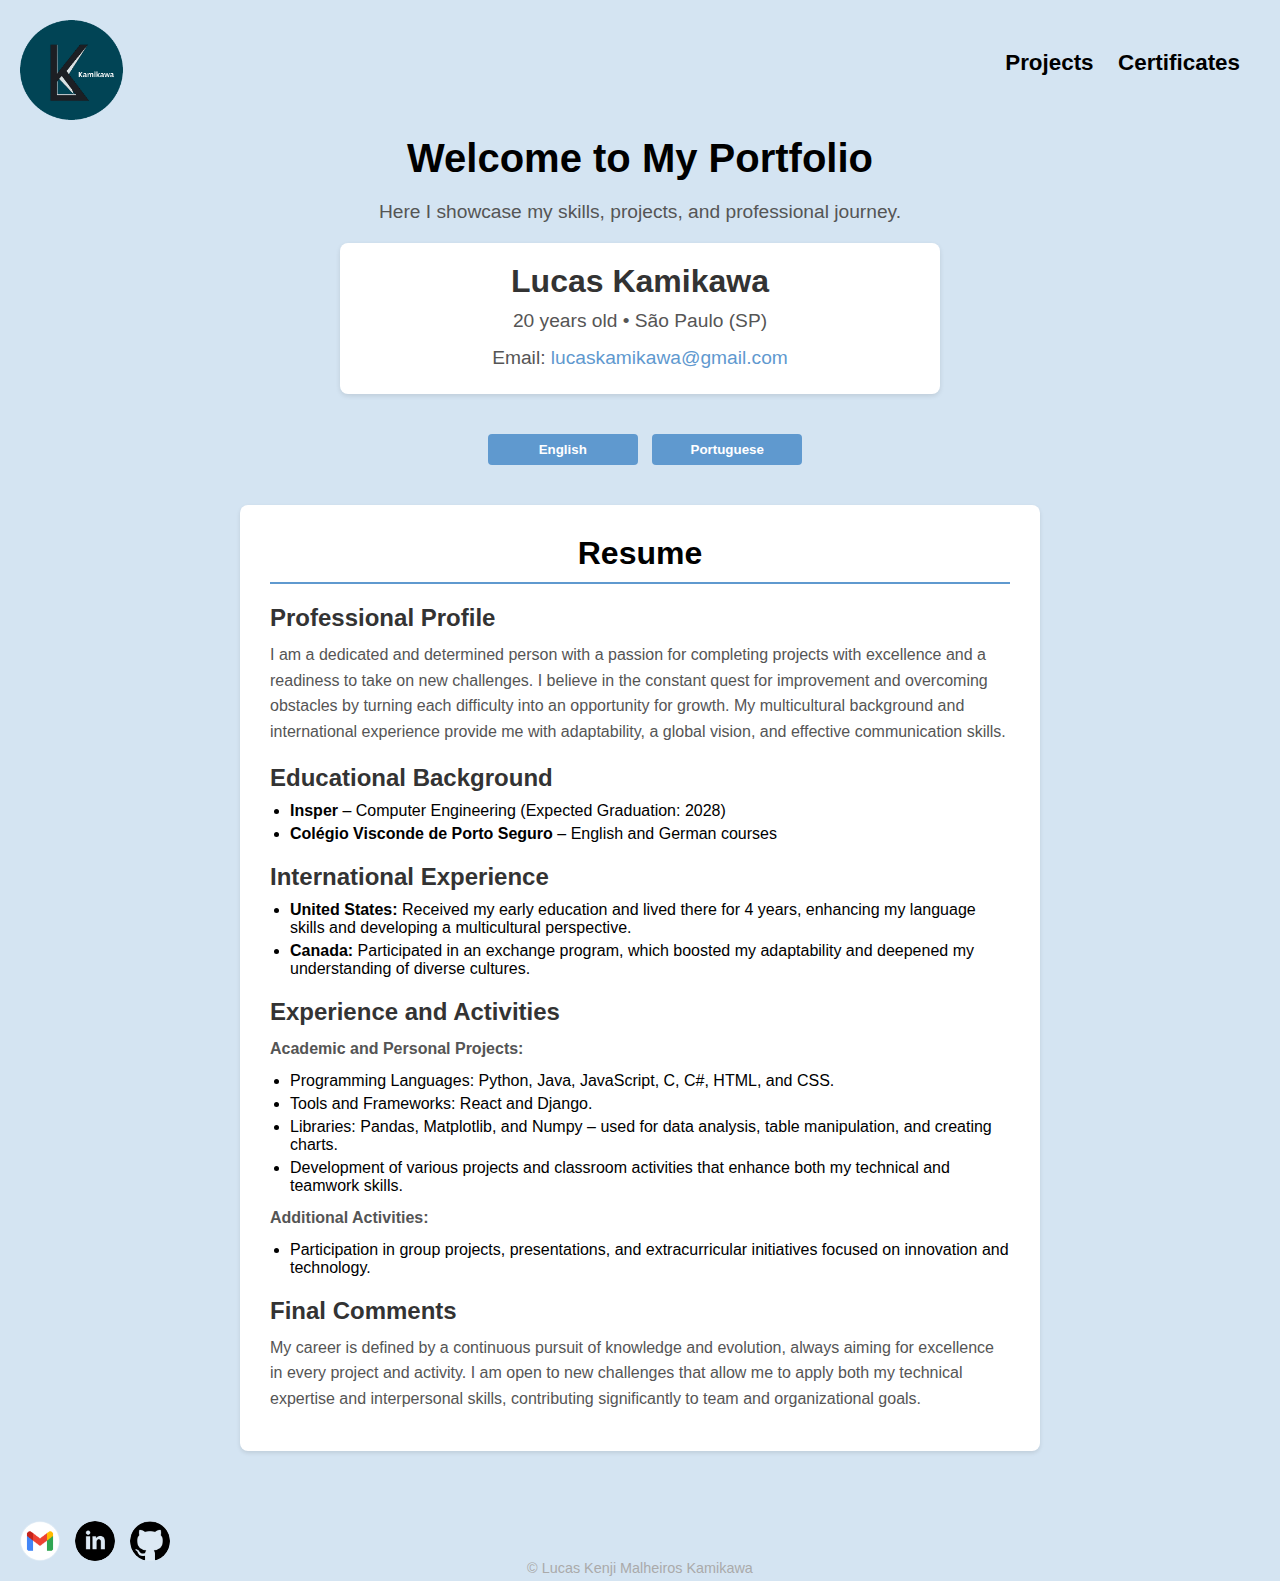
<file: index.html>
<!DOCTYPE html>
<html lang="en">
<head>
  <meta charset="UTF-8">
  <title>My Portfolio</title>
  <meta name="viewport" content="width=device-width, initial-scale=1.0">
  <!-- Link para o arquivo CSS -->
  <link rel="stylesheet" href="styles.css">
</head>
<body>
  <header>
    <a href="index.html" class="logo"><img src="images/Kamikawa.png" alt="Logo"></a>
    <nav>
      <a href="projects.html">Projects</a>
      <a href="certificates.html">Certificates</a>
    </nav>
  </header>
  
  <div class="main-content">
    <h1>Welcome to My Portfolio</h1>
    <p>Here I showcase my skills, projects, and professional journey.</p>
  
    <div class="identity">
      <h3>Lucas Kamikawa</h3>
      <p>20 years old • São Paulo (SP)</p>
      <p>Email: <a href="mailto:lucaskamikawa@gmail.com">lucaskamikawa@gmail.com</a></p>
    </div>

    <!-- Seção do Currículo com conteúdo em dois idiomas -->
    <!-- Botões de mudança de idioma -->
    
    <button id="btnEn" class="language-button">English</button>
    <button id="btnPt" class="language-button">Portuguese</button>
    <section id="curriculo">
      <!-- Conteúdo em Português -->
      <div id="pt" class="language" style="display: none;">
        <h2>Currículo</h2>
        <div id="perfil"> 
          <h3>Perfil Profissional</h3>
          <p>
            Sou uma pessoa dedicada e determinada, com vontade de concluir projetos com excelência e sempre pronto para iniciar novos desafios. Acredito na constante busca por melhorias e na superação dos obstáculos, transformando cada dificuldade em oportunidade de crescimento. Minha formação multicultural e experiência internacional me proporcionam adaptabilidade, visão global e comunicação eficaz.
          </p>
        </div>
        
        <div id="formacao">
          <h3>Formação Acadêmica</h3>
          <ul>
            <li>
              <strong>Insper</strong> – Engenharia da Computação (Previsão de Conclusão: 2028)
            </li>
            <li>
              <strong>Colégio Visconde de Porto Seguro</strong> – Aulas de Inglês e Alemão
            </li>
          </ul>
        </div>
        
        <div id="experiencia-internacional">
          <h3>Experiência Internacional</h3>
          <ul>
            <li>
              <strong>Estados Unidos:</strong> Alfabetizado e residente por 4 anos, onde aprimorei o domínio do idioma e desenvolvi uma forte base multicultural.
            </li>
            <li>
              <strong>Canadá:</strong> Participação em intercâmbio, que reforçou minha capacidade de adaptação e ampliou meu entendimento sobre diferentes culturas.
            </li>
          </ul>
        </div>
        
        <div id="experiencia-atividades">
          <h3>Experiência e Atividades</h3>
          <p><strong>Projetos Acadêmicos e Pessoais:</strong></p>
          <ul>
            <li>Linguagens de Programação: Python, Java, JavaScript, C, C#, HTML e CSS.</li>
            <li>Ferramentas e Frameworks: React e Django.</li>
            <li>Bibliotecas: Pandas, Matplotlib e Numpy – utilizadas para análise de dados, manipulação de tabelas e criação de gráficos.</li>
            <li>Desenvolvimento de diversos projetos e atividades de aula que fortalecem minhas habilidades técnicas e de trabalho em equipe.</li>
          </ul>
          <p><strong>Atividades Complementares:</strong></p>
          <ul>
            <li>Participação em trabalhos em grupo, apresentações e iniciativas extracurriculares focadas em inovação e tecnologia.</li>
          </ul>
        </div>
        
        <div id="comentarios">
          <h3>Comentários Finais</h3>
          <p>
            Minha trajetória é marcada pela busca contínua por conhecimento e evolução, sempre visando a excelência em cada projeto e atividade. Estou aberto a novos desafios que permitam aplicar tanto meu conhecimento técnico quanto minhas habilidades interpessoais, contribuindo de forma significativa para os objetivos da equipe e da organização.
          </p>
        </div>
      </div>

      <!-- Conteúdo em Inglês -->
      <div id="en" class="language">
        <h2>Resume</h2>
        
        <div id="profile">
          <h3>Professional Profile</h3>
          <p>
            I am a dedicated and determined person with a passion for completing projects with excellence and a readiness to take on new challenges. I believe in the constant quest for improvement and overcoming obstacles by turning each difficulty into an opportunity for growth. My multicultural background and international experience provide me with adaptability, a global vision, and effective communication skills.
          </p>
        </div>
        
        <div id="education">
          <h3>Educational Background</h3>
          <ul>
            <li>
              <strong>Insper</strong> – Computer Engineering (Expected Graduation: 2028)
            </li>
            <li>
              <strong>Colégio Visconde de Porto Seguro</strong> – English and German courses
            </li>
          </ul>
        </div>
        
        <div id="international-experience">
          <h3>International Experience</h3>
          <ul>
            <li>
              <strong>United States:</strong> Received my early education and lived there for 4 years, enhancing my language skills and developing a multicultural perspective.
            </li>
            <li>
              <strong>Canada:</strong> Participated in an exchange program, which boosted my adaptability and deepened my understanding of diverse cultures.
            </li>
          </ul>
        </div>
        
        <div id="experience-activities">
          <h3>Experience and Activities</h3>
          <p><strong>Academic and Personal Projects:</strong></p>
          <ul>
            <li>Programming Languages: Python, Java, JavaScript, C, C#, HTML, and CSS.</li>
            <li>Tools and Frameworks: React and Django.</li>
            <li>Libraries: Pandas, Matplotlib, and Numpy – used for data analysis, table manipulation, and creating charts.</li>
            <li>Development of various projects and classroom activities that enhance both my technical and teamwork skills.</li>
          </ul>
          <p><strong>Additional Activities:</strong></p>
          <ul>
            <li>Participation in group projects, presentations, and extracurricular initiatives focused on innovation and technology.</li>
          </ul>
        </div>
        
        <div id="final-comments">
          <h3>Final Comments</h3>
          <p>
            My career is defined by a continuous pursuit of knowledge and evolution, always aiming for excellence in every project and activity. I am open to new challenges that allow me to apply both my technical expertise and interpersonal skills, contributing significantly to team and organizational goals.
          </p>
        </div>
      </div>
    </section>
    <!-- Fim da seção do Currículo -->
    
  </div>

  <footer>
    <div class="footer-content">
      <div class="footer-links">
        <a href="mailto:lucaskamikawa@gmail.com" class="icon-link">
          <img src="images/email.png" alt="Email" class="footer-icon">
        </a>
        <a href="https://www.linkedin.com/in/lucas-kenji-kamikawa-28417629a/" target="_blank" class="icon-link">
          <img src="images/linkedin.png" alt="LinkedIn" class="footer-icon">
        </a>
        <a href="https://github.com/lucaskmk" target="_blank" class="icon-link">
          <img src="images/github.png" alt="GitHub" class="footer-icon">
        </a>
      </div>
    </div>
    <p class="footer-copy">© Lucas Kenji Malheiros Kamikawa</p>
  </footer>
  
  <!-- Script para alternar entre os idiomas -->
  <script>
    // Set English as default on page load
    document.addEventListener("DOMContentLoaded", function() {
      document.getElementById("pt").style.display = "none";
      document.getElementById("en").style.display = "block";
    });

    // Language toggle buttons
    document.getElementById("btnPt").addEventListener("click", function() {
      document.getElementById("pt").style.display = "block";
      document.getElementById("en").style.display = "none";
    });

    document.getElementById("btnEn").addEventListener("click", function() {
      document.getElementById("pt").style.display = "none";
      document.getElementById("en").style.display = "block";
    });
  </script>
</body>
</html>
</file>
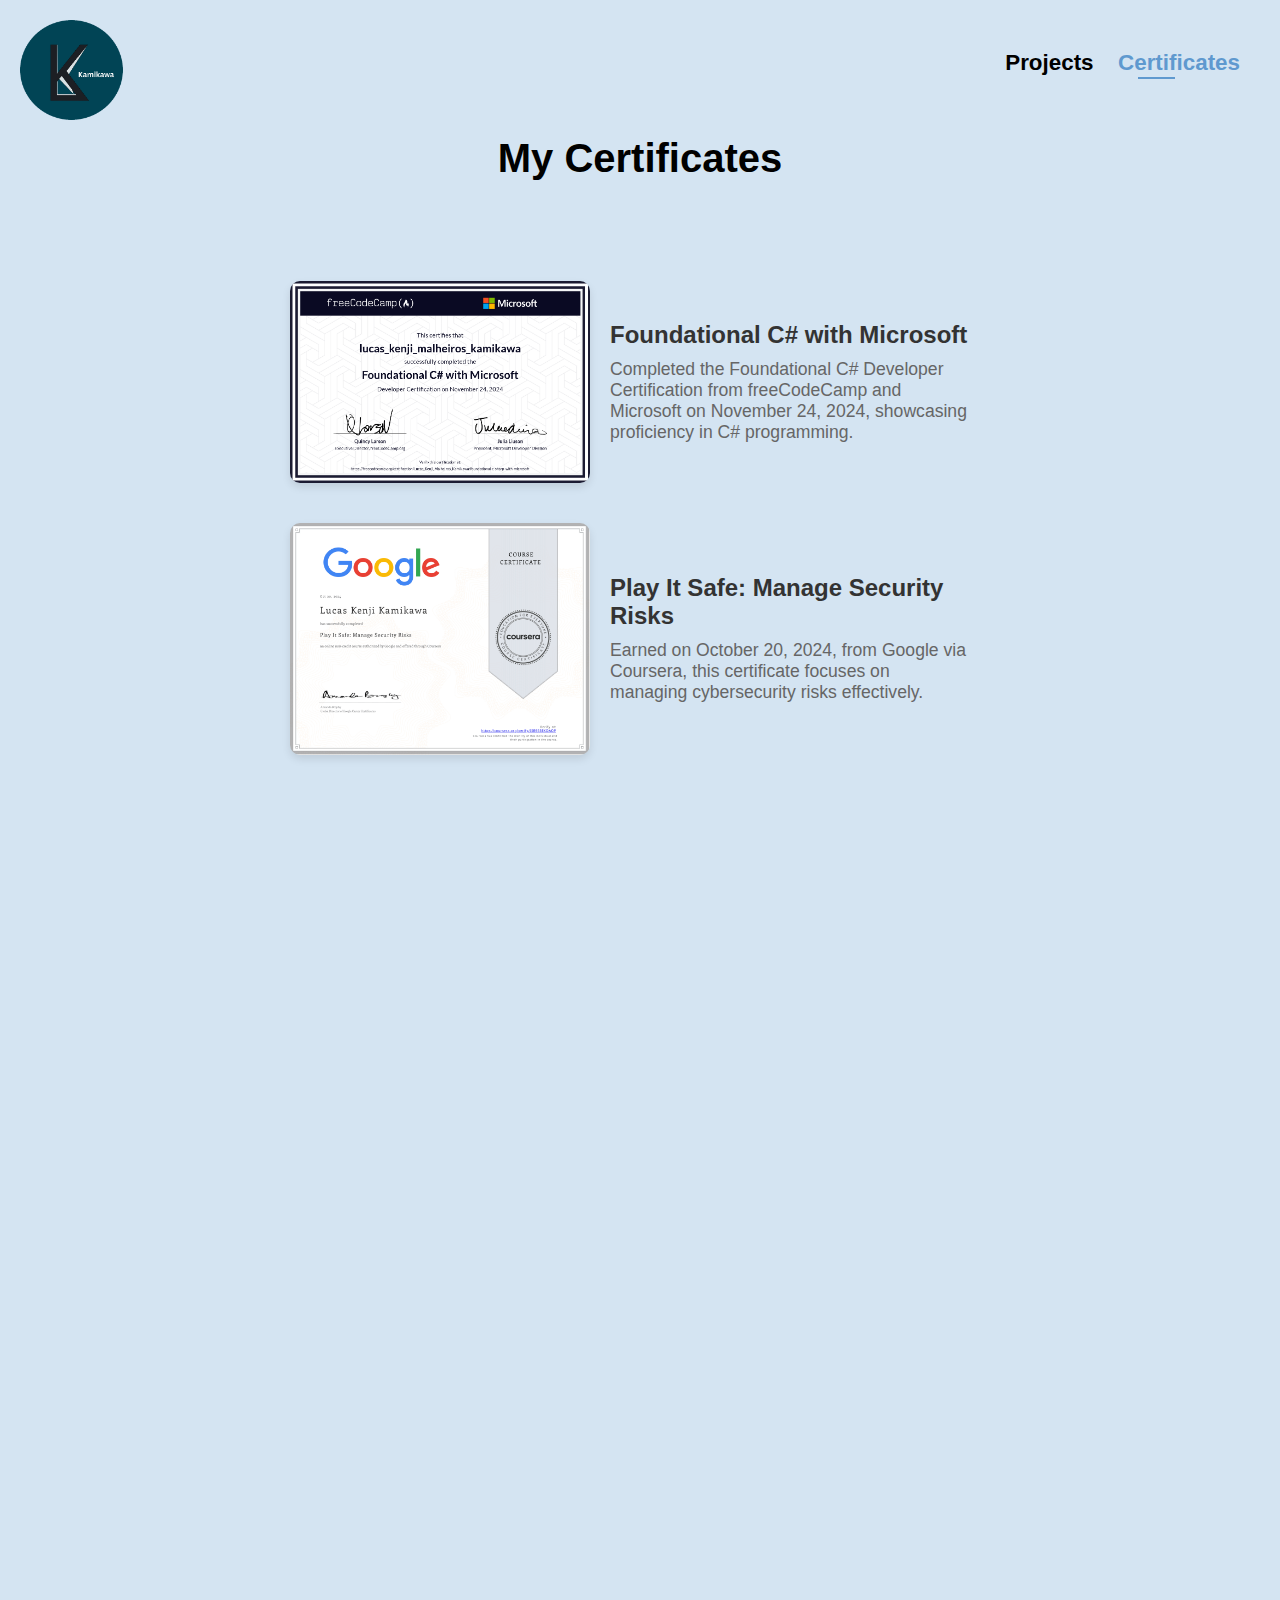
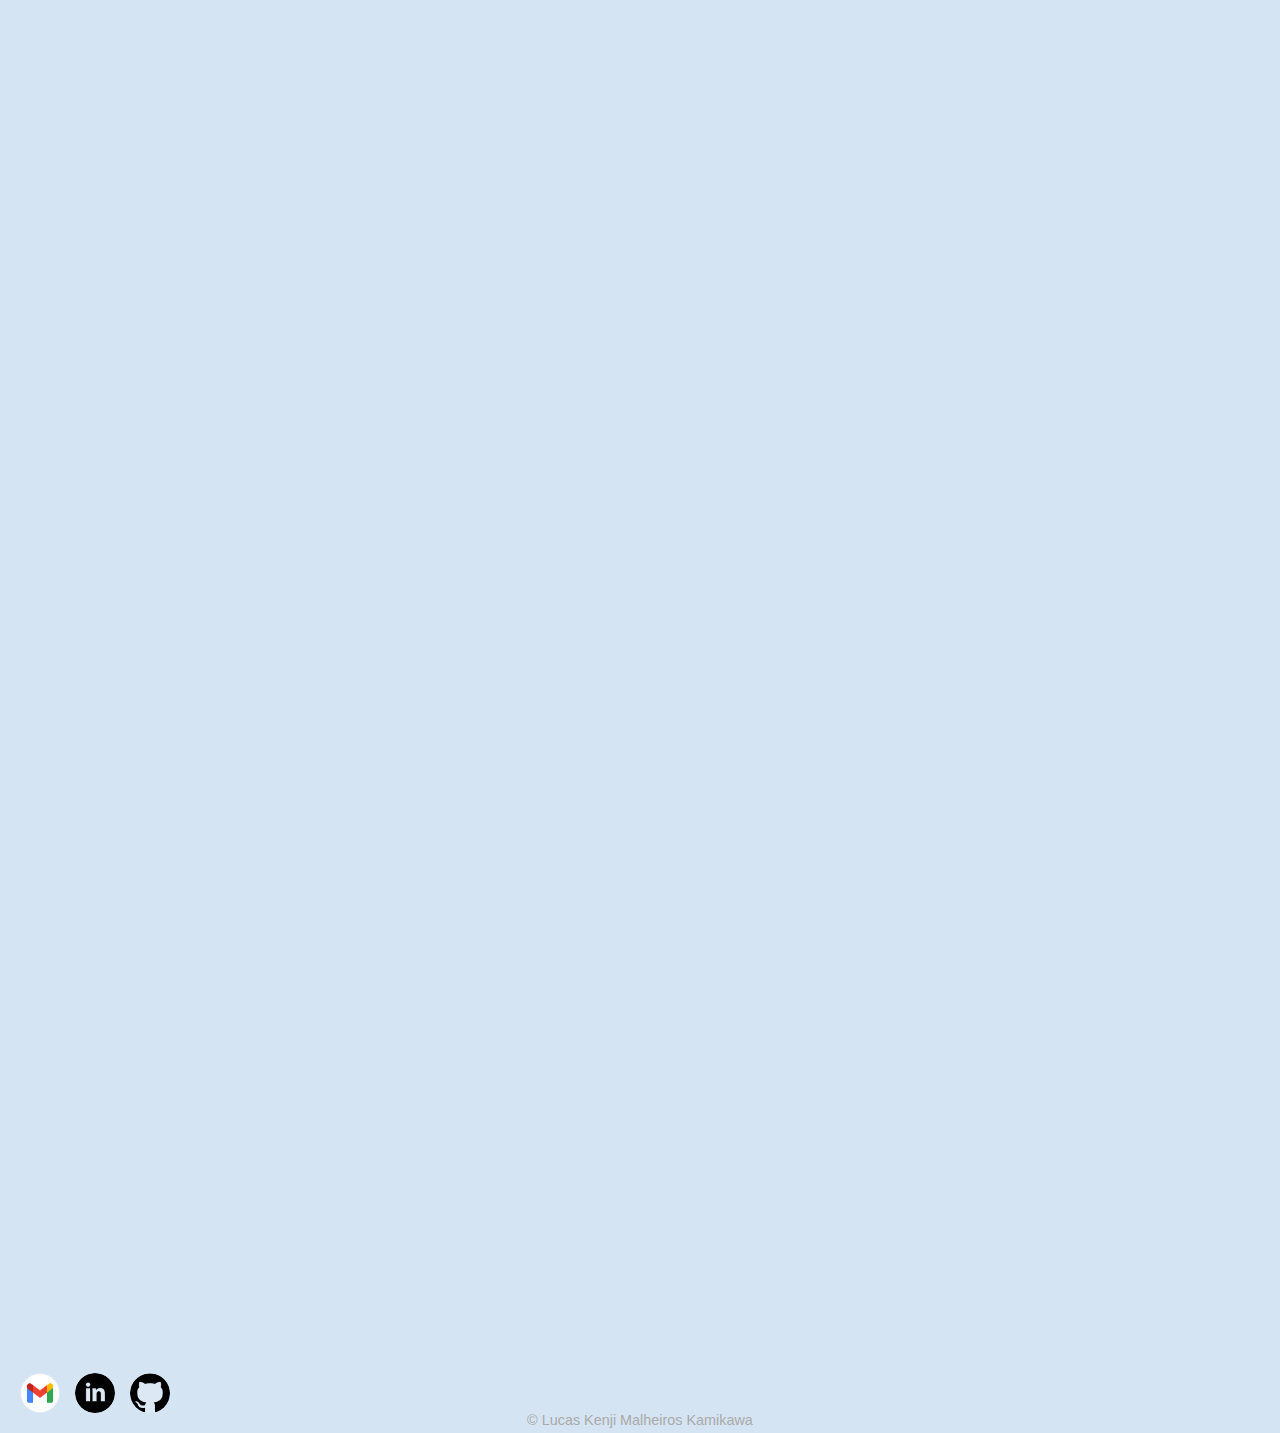
<file: certificates.html>
<!DOCTYPE html>
<html lang="en">
<head>
  <meta charset="UTF-8">
  <title>My Certificates</title>
  <meta name="viewport" content="width=device-width, initial-scale=1.0">
  <link rel="stylesheet" href="styles.css">
</head>
<body style="overflow-x: hidden; ">
  <header>
    <a href="index.html" class="logo"><img src="images/Kamikawa.png" alt="Logo"></a>
    <nav>
      <a href="projects.html">Projects</a>
      <a href="certificates.html" class="active">Certificates</a>
    </nav>
  </header>

  <div class="certificates-container">
    <h1 class="certificates-title">My Certificates</h1>
    <div class="certificates-section">
      <!-- Certificate 1: Left to Right -->
      <div class="certificate-item" data-direction="left">
        <img src="images/certificates/Csharp.png" alt="Foundational C# with Microsoft">
        <div class="certificate-description">
          <h2>Foundational C# with Microsoft</h2>
          <p>Completed the Foundational C# Developer Certification from freeCodeCamp and Microsoft on November 24, 2024, showcasing proficiency in C# programming.</p>
        </div>
      </div>

      <!-- Certificate 2: Right to Left -->
      <div class="certificate-item" data-direction="right">
        <div class="certificate-description">
          <h2>Play It Safe: Manage Security Risks</h2>
          <p>Earned on October 20, 2024, from Google via Coursera, this certificate focuses on managing cybersecurity risks effectively.</p>
        </div>
        <img src="images/certificates/Google_PlayItSafe_SecurityRisks.png" alt="Play It Safe: Manage Security Risks">
      </div>

      <!-- Certificate 3: Left to Right -->
      <div class="certificate-item" data-direction="left">
        <img src="images/certificates/Google_Foundations_Cybersecurity.png" alt="Foundations of Cybersecurity">
        <div class="certificate-description">
          <h2>Foundations of Cybersecurity</h2>
          <p>Awarded on October 20, 2024, by Google through Coursera, covering the basics of cybersecurity principles and practices.</p>
        </div>
      </div>

      <!-- Certificate 4: Right to Left -->
      <div class="certificate-item" data-direction="right">
        <div class="certificate-description">
          <h2>AWS Discovery Day: Cloud Computing</h2>
          <p>Completed on August 31, 2024, this 4-hour AWS training by Kasolution introduced cloud computing concepts.</p>
        </div>
        <img src="images/certificates/AWS_DiscoveryDay.png" alt="AWS Discovery Day">
      </div>

      <!-- Certificate 5: Left to Right -->
      <div class="certificate-item" data-direction="left">
        <img src="images/certificates/Google_Assets_Threats_Vulnerabilities.png" alt="Assets, Threats, and Vulnerabilities">
        <div class="certificate-description">
          <h2>Assets, Threats, and Vulnerabilities</h2>
          <p>Earned on October 26, 2024, from Google via Coursera, focusing on identifying and mitigating cybersecurity threats.</p>
        </div>
      </div>

      <!-- Certificate 6: Right to Left -->
      <div class="certificate-item" data-direction="right">
        <div class="certificate-description">
          <h2>Connect and Protect: Networks</h2>
          <p>Awarded on October 20, 2024, by Google through Coursera, this certificate covers network security fundamentals.</p>
        </div>
        <img src="images/certificates/Google_Connect_Protect_Networks.png" alt="Connect and Protect: Networks">
      </div>

      <!-- Certificate 7: Left to Right -->
      <div class="certificate-item" data-direction="left">
        <img src="images/certificates/Google_Tools_Linux_SQL.png" alt="Tools of the Trade: Linux and SQL">
        <div class="certificate-description">
          <h2>Tools of the Trade: Linux and SQL</h2>
          <p>Completed on October 25, 2024, from Google via Coursera, mastering Linux and SQL for cybersecurity tasks.</p>
        </div>
      </div>

      <!-- Certificate 8: Right to Left -->
      <div class="certificate-item" data-direction="right">
        <div class="certificate-description">
          <h2>Google Cybersecurity Professional</h2>
          <p>Earned on November 21, 2024, this Professional Certificate from Google via Coursera includes 8 courses on cybersecurity, Python, Linux, and more.</p>
        </div>
        <img src="images/certificates/Google_Cybersecurity_Professional.png" alt="Google Cybersecurity Professional">
      </div>

      <!-- Certificate 9: Left to Right -->
      <div class="certificate-item" data-direction="left">
        <img src="images/certificates/EscolaWeb_AnaliseDados.png" alt="Análise de Dados">
        <div class="certificate-description">
          <h2>Análise de Dados</h2>
          <p>Completed on October 31, 2024, this 50-hour course from Escola Web covers data analysis, SQL, Power BI, and machine learning.</p>
        </div>
      </div>

      <!-- Certificate 10: Right to Left -->
      <div class="certificate-item" data-direction="right">
        <div class="certificate-description">
          <h2>C Programming: Systems & Optimization</h2>
          <p>Completed on April 10, 2025, this course explores C programming topics, including memory management, systems-level programming</p>
        </div>
        <img src="images/certificates/C.jpg" alt="Advanced C Programming: Systems & Optimization">
      </div>

    </div>
  </div>

  <footer>
    <div class="footer-content">
      <div class="footer-links">
        <a href="/cdn-cgi/l/email-protection#d6baa3b5b7a5bdb7bbbfbdb7a1b796b1bbb7bfbaf8b5b9bb" class="icon-link">
          <img src="images/email.png" alt="Email" class="footer-icon">
        </a>
        <a href="https://www.linkedin.com/in/lucas-kenji-kamikawa-28417629a/" target="_blank" class="icon-link">
          <img src="images/linkedin.png" alt="LinkedIn" class="footer-icon">
        </a>
        <a href="https://github.com/lucaskmk" target="_blank" class="icon-link">
          <img src="images/github.png" alt="GitHub" class="footer-icon">
        </a>
      </div>
    </div>
    <p class="footer-copy">© Lucas Kenji Malheiros Kamikawa</p>
  </footer>

  <script src="certificates.js"></script>
</body>
</html>
</file>
<file: styles.css>
/* Reset and base styles */
* {
  margin: 0;
  padding: 0;
  box-sizing: border-box;
}

html, body {
  height: 100%;
}

body {
  font-family: 'Roboto', sans-serif;
  background: #5f99cf44;
  display: flex;
  flex-direction: column;
  min-height: 100vh;
}

/* Base style for nav links */
nav a {
  position: relative; /* Required for proper positioning of the ::after element */
  color: inherit;
  font-size: 1.4em;
  transition: color 0.3s ease;
  
  font-weight: bold;    /* Bold text when active */
}

/* Underline pseudo-element for all nav links */
nav a::after {
  content: "";
  width: 30%;                /* Adjust the width of the underline */
  height: 0.125rem;          /* Adjust the thickness of the underline */
  background-color: #5f99cf; /* Same color as the active text */
  position: absolute;
  bottom: -0.25rem;          /* Position the underline just below the text */
  left: 1.25rem;             /* Adjust the horizontal position as needed */
  transform: scaleX(0);      /* Initially hidden */
  transform-origin: left;
  transition: transform 0.3s ease;
}

/* Hover effects for nav links */
nav a:hover {
  color: #5f99cf;       /* Change text color on hover */
  font-weight: bold;    /* Make text bolder on hover */
}

nav a:hover::after {
  transform: scaleX(1); /* Reveal the underline on hover */
}

/* Active/current page nav link */
nav a.active {
  color: #5f99cf;       /* Fixed color when active */
}

nav a.active::after {
  transform: scaleX(1); /* Underline always visible for the active link */
}

header img {
  max-height: 120px;
  height: auto;
  width: auto;
  margin: 0;
  padding-top: 20px;
}

/* Wrapper that holds header, main and footer */
.wrapper {
  display: flex;
  flex-direction: column;
  flex: 1;
}

/* Header styling */
header {
  background: #33333300;
  padding-left: 20px;
  padding-right: 40px;
  display: flex;
  justify-content: space-between;
  align-items: center;
}

header a.logo {
  font-size: 1.5em;
  text-decoration: none;
}

nav a {
  color: #000000;
  margin-left: 20px;
  text-decoration: none;
}

/* Main content grows to push footer to the bottom */
.main-content {
  flex: 1;
  text-align: center;
  padding: 10px 20px;
}

.main-content h1 {
  font-size: 2.5em;
  margin-bottom: 20px;
}

.main-content p {
  font-size: 1.2em;
  color: #555;
}

/* Footer styling */
footer {
  background: transparent; /* Transparent background */
  padding: 20px;
  text-align: center;
  position: relative;
}

.footer-content {
  display: flex;
  flex-direction: column; /* Stack sections on mobile */
  justify-content: space-between;
  align-items: center;
}

.footer-links {
  display: flex;
  flex-direction: row; /* Always arrange icons horizontally */
  gap: 15px;
}

.icon-link {
  display: inline-block;
  width: 40px; /* Circular icon size */
  height: 40px;
  border-radius: 50%; /* Makes it circular */
  background: rgba(255, 255, 255, 0.2); /* Slight background for visibility */
  transition: background 0.3s ease;
  text-decoration: none;
}

.icon-link:hover {
  background: rgba(255, 255, 255, 0.4); /* Hover effect */
}

.footer-icon {
  width: 100%;
  height: 100%;
  object-fit: contain; /* Ensures icons fit nicely */
  border-radius: 50%; /* Keeps circular shape */
}

.footer-phone {
  font-size: 1.1em;
  margin-top: 15px; /* Space from icons on mobile */
}

.footer-copy {
  margin-top: 15px;
  font-size: 0.9em;
  color: #aaa;
}

/* Media query for desktop (screens wider than 768px) */
@media (min-width: 768px) {
  .footer-content {
    flex-direction: row; /* Horizontal layout on desktop */
    justify-content: space-between; /* Icons left, phone right */
    align-items: center;
    width: 100%;
  }

  .footer-phone {
    margin-top: 0; /* Remove mobile spacing */
  }

  .footer-copy {
    position: absolute;
    bottom: 5px;
    left: 50%;
    transform: translateX(-50%); /* Center copyright text */
    width: 100%;
  }}
  /* Media query for mobile (screens narrower than 768px) */
  @media (max-width: 767px) {
    header {
      padding-left: 10px;
      padding-right: 10px;
      padding-top: 10px;
    }
  
    header img {
      max-height: 80px; /* Reduce logo size on mobile */
      padding-top: 10px;
    }
  
    .certificates-title {
      padding-top: 5px;
      margin-bottom: 20px;
      font-size: 2em; /* Smaller title on mobile */
    }
  
    .certificates-section {
      padding: 10px 0; /* Reduce padding */
    }
  
.certificate-item {
    flex-direction: column;
    text-align: center;
    margin: 20px auto;
  }

  .certificate-item[data-direction="left"],
  .certificate-item[data-direction="right"] {
    flex-direction: column;
    transform: translateX(0);
  }

  .certificate-item.visible {
    transform: translateX(0);
  }

  .certificate-item img {
    max-width: 200px;
    margin-bottom: 10px;
  }

  .certificate-description {
    padding: 10px;
    max-width: 100%;
    text-align: center;
  }
  }
/* Projects page styling */
body.projects-page {
  background: none; /* Remove the gradient from body */
}

.projects-container {
  text-align: center;
}

.roulette-title {
  padding-top: 0px;
  font-size: 2.5em;
  color: #ffffff;
}

/* Roulette section with dark gradient */
.roulette-section {
  padding-bottom: 20px;
}

/* Roulette container with 3D perspective */
.roulette {
  width: 100%;
  height: 300px;
  margin: 0px;
  position: relative;
  perspective: 1000px;
}

/* Inner container that will spin */
.roulette-inner {
  width: 100%;
  height: 100%;
  position: absolute;
  top: 50%;
  left: 50%;
  transform-style: preserve-3d;
  transform: translate(-50%, -50%);
  transition: transform 0.8s ease;
}

/* Each roulette item positioned around the circle */
.roulette-item {
  position: absolute;
  width: 100px;
  height: 100px;
  top: 50%;
  left: 50%;
  transform-origin: center center;
  margin-left: -50px;
  margin-top: -50px;
  display: flex;
  justify-content: center;
  align-items: center;
}

/* Wrapper for the content inside the roulette item */
.roulette-content {
  display: flex;
  justify-content: center;
  align-items: center;
  transition: transform 0.4s cubic-bezier(0.68, -0.55, 0.27, 1.55);
}

/* Hover effect to make the content "jump" up */
.roulette-content:hover {
  transform: translateY(-20px);
}

/* Logo styling */
.roulette-content img {
  width: 100%;
  cursor: pointer;
}

/* Logo styling */
.roulette-item img {
  width: 100%;
  cursor: pointer;
}
.roulette-item img:hover {
  transform: translateY(-15px);
}
/* Roulette controls container */
.roulette-controls {
  display: flex;
  justify-content: center;
  margin-top: 20px;
}

/* Arrow button styling */
.arrow-btn {
  color: #ffffff;
  background-color: rgba(255, 255, 255, 0);
  border: none;
  font-size: 2rem;
  cursor: pointer;
  user-select: none;
  margin: 0 20px;
  opacity: 0.3;
}

/* Roulette description text styling */
#rouletteDescription {
  font-size: 1.2em;
  color: #ffffff;
  max-width: 600px;
  margin: 20px auto;
  padding: 0 20px;
}

/* Project widget styling */
.project-widget {
  max-width: 600px;
  margin: 20px auto;
  padding: 20px;
  text-align: center;
}

.project-widget h2 {
  font-size: 1.5em;
  margin-bottom: 10px;
  color: #333; /* Dark text for white background */
}

.project-widget p {
  font-size: 1.1em;
  color: #666; /* Slightly lighter for contrast */
}

/* Project tile styling */
.project-tile {
  background: #5f99cf44; /* Light gray background for tiles */
  border: 1px solid #9e9d9d;
  border-radius: 10px;
  margin: 15px auto;
  max-width: 500px;
  padding: 15px;
  text-align: left;
}

.project-tile a {
  text-decoration: none;
  color: #333;
  display: block;
}

.project-tile h3 {
  margin-bottom: 10px;
  font-size: 1.3em;
}

.project-tile p {
  font-size: 1em;
  color: #666;
}
/* Certificates page styling */
.certificates-container {
  text-align: center;
  padding: 0px 20px;
  flex: 1; /* Ensures it grows to push footer down */
}

.certificates-title {
  padding-top: 10px;
  font-size: 2.5em;
  margin-bottom: 40px;
}

.certificates-section {
  padding: 20px 0;
}

/* Certificate item styling */
.certificate-item {
  display: flex;
  align-items: center;
  justify-content: center;
  max-width: 800px;
  margin: 40px auto;
  opacity: 0; /* Start hidden for animation */
  transition: transform 0.8s ease, opacity 0.8s ease;
}

/* Direction-specific styling */
.certificate-item[data-direction="left"] {
  flex-direction: row;
  transform: translateX(-100%); /* Start off-screen left */
}

.certificate-item[data-direction="right"] {
  flex-direction: row-reverse;
  transform: translateX(100%); /* Start off-screen right */
}

/* Visible state when scrolled into view */
.certificate-item.visible {
  transform: translateX(0); /* Slide to center */
  opacity: 1;
}

/* Certificate image styling */
.certificate-item img {
  max-width: 300px;
  height: auto;
  border-radius: 10px;
  box-shadow: 0 4px 8px rgba(0, 0, 0, 0.1);
}

/* Certificate description styling */
.certificate-description {
  padding: 20px;
  text-align: left;
  max-width: 400px;
}

.certificate-description h2 {
  font-size: 1.5em;
  margin-bottom: 10px;
  color: #333;
}

.certificate-description p {
  font-size: 1.1em;
  color: #666;
}

/* Media query for mobile (screens narrower than 768px) */
@media (max-width: 767px) {
  header {
    padding-left: 10px;
    padding-right: 10px;
    padding-top: 10px;
  }

  header img {
    max-height: 80px; /* Reduce logo size on mobile */
    padding-top: 10px;
  }

  .certificates-container {
    padding: 10px 15px; /* Reduce padding on mobile */
  }

  .certificates-title {
    padding-top: 5px;
    margin-bottom: 20px;
    font-size: 2em; /* Smaller title on mobile */
  }

  .certificates-section {
    padding: 10px 0; /* Reduce padding */
  }

  .certificate-item {
    flex-direction: column; /* Stack image and description vertically */
    align-items: center; /* Center items */
    text-align: center;
    margin: 30px auto; /* Increased margin to prevent overlap */
  }

  /* Keep the sliding effect on mobile */
  .certificate-item[data-direction="left"] {
    flex-direction: column;
    transform: translateX(-100%); /* Restore sliding effect */
  }

  .certificate-item[data-direction="right"] {
    flex-direction: column;
    transform: translateX(100%); /* Restore sliding effect */
  }

  .certificate-item.visible {
    transform: translateX(0); /* Slide to center */
  }

  /* Reorder elements to ensure image is always first */
  .certificate-item img {
    order: 1; /* Image first */
    max-width: 200px;
    margin-bottom: 15px; /* Space between image and description */
  }

  .certificate-item .certificate-description {
    order: 2; /* Description second */
    padding: 10px;
    max-width: 100%;
    text-align: center;
  }
}

/* ============================
   Seção de Currículo - Estilo
   ============================ */
#curriculo {
  background-color: #ffffff;
  border-radius: 8px;
  box-shadow: 0 2px 4px rgba(0,0,0,0.1);
  padding: 30px;
  margin: 40px auto;
  max-width: 800px;
  text-align: left;
}

#curriculo h2 {
  font-size: 2em;
  margin-bottom: 20px;
  border-bottom: 2px solid #5f99cf;
  padding-bottom: 10px;
  text-align: center;
}

#curriculo h3 {
  font-size: 1.5em;
  margin-top: 20px;
  margin-bottom: 10px;
  color: #333;
}

#curriculo p {
  font-size: 1em;
  line-height: 1.6;
  color: #555;
  margin-bottom: 10px;
}

#curriculo ul {
  margin-left: 20px;
  margin-bottom: 10px;
  list-style-type: disc;
}

#curriculo li {
  margin-bottom: 5px;
}

/* Estilos para os botões de idioma */
.language-button {
  margin-top: 20px;
  background-color: #5f99cf;     /* Cor de fundo */
  color: #fff;                   /* Cor do texto */
  border: none;                  /* Sem borda */
  padding: 8px 16px;             /* Espaçamento interno */
  margin-left: 10px;             /* Espaçamento entre botões */
  border-radius: 4px;   
  width: 150px;         /* Bordas arredondadas */
  cursor: pointer;               /* Cursor de apontador */
  font-weight: bold;             /* Texto em negrito */
  transition: background-color 0.3s ease; /* Transição suave */
}

.language-button:hover {
  background-color: #3b7ab9;     /* Cor de fundo ao passar o mouse */
}
.identity {
  text-align: center;
  background-color: #ffffff;
  padding: 20px;
  margin: 20px auto;
  max-width: 600px;
  border-radius: 8px;
  box-shadow: 0 2px 5px rgba(0, 0, 0, 0.1);
}

.identity h3 {
  font-size: 2em;
  color: #333;
  margin-bottom: 10px;
}

.identity p {
  font-size: 1.2em;
  color: #555;
  margin: 5px 0;
}

.identity a {
  display: inline-block;
  font-size: 1em;
  color: #5f99cf;
  text-decoration: none;
  margin-top: 10px;
  transition: text-decoration 0.3s ease;
}

.identity a:hover {
  text-decoration: underline;
}
</file>
